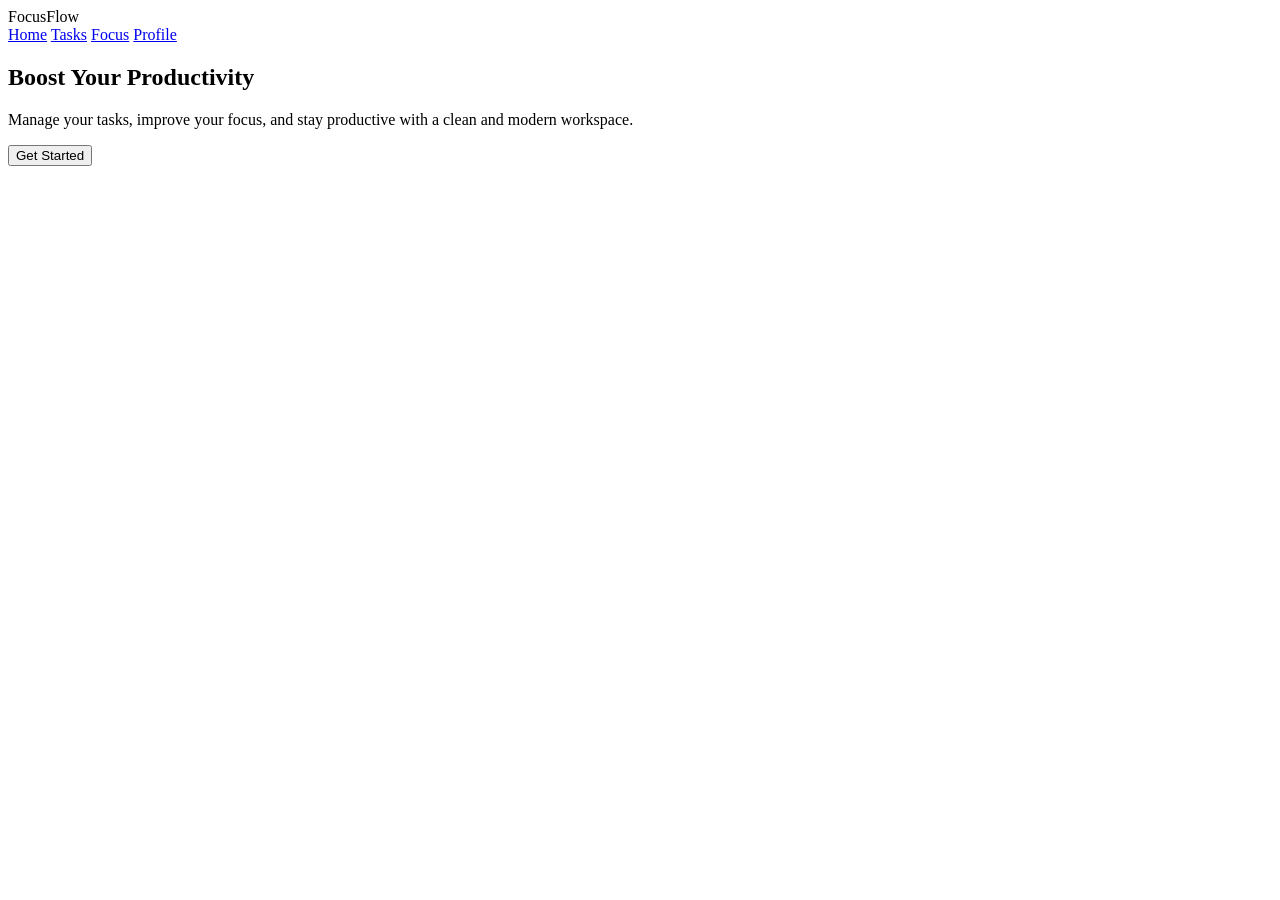
<file: src/main/resources/templates/index.html>
<!DOCTYPE html>
<html xmlns:th="http://www.thymeleaf.org">
<head>

<meta charset="UTF-8">
<title>FocusFlow</title>

<link rel="stylesheet" th:href="@{/css/style.css}">

</head>

<body>

<nav class="navbar">

<div class="logo">FocusFlow</div>

<div class="nav-links">
<a href="/">Home</a>
<a href="/tasks">Tasks</a>
<a href="/focus">Focus</a>
<a href="/profile">Profile</a>
</div>

</nav>

<section class="hero">

<h1>Boost Your Productivity</h1>

<p>
Manage your tasks, improve your focus,
and stay productive with a clean and modern workspace.
</p>

<a href="/tasks">
<button class="btn-main">
Get Started
</button>
</a>

</section>

</body>
</html>
</file>
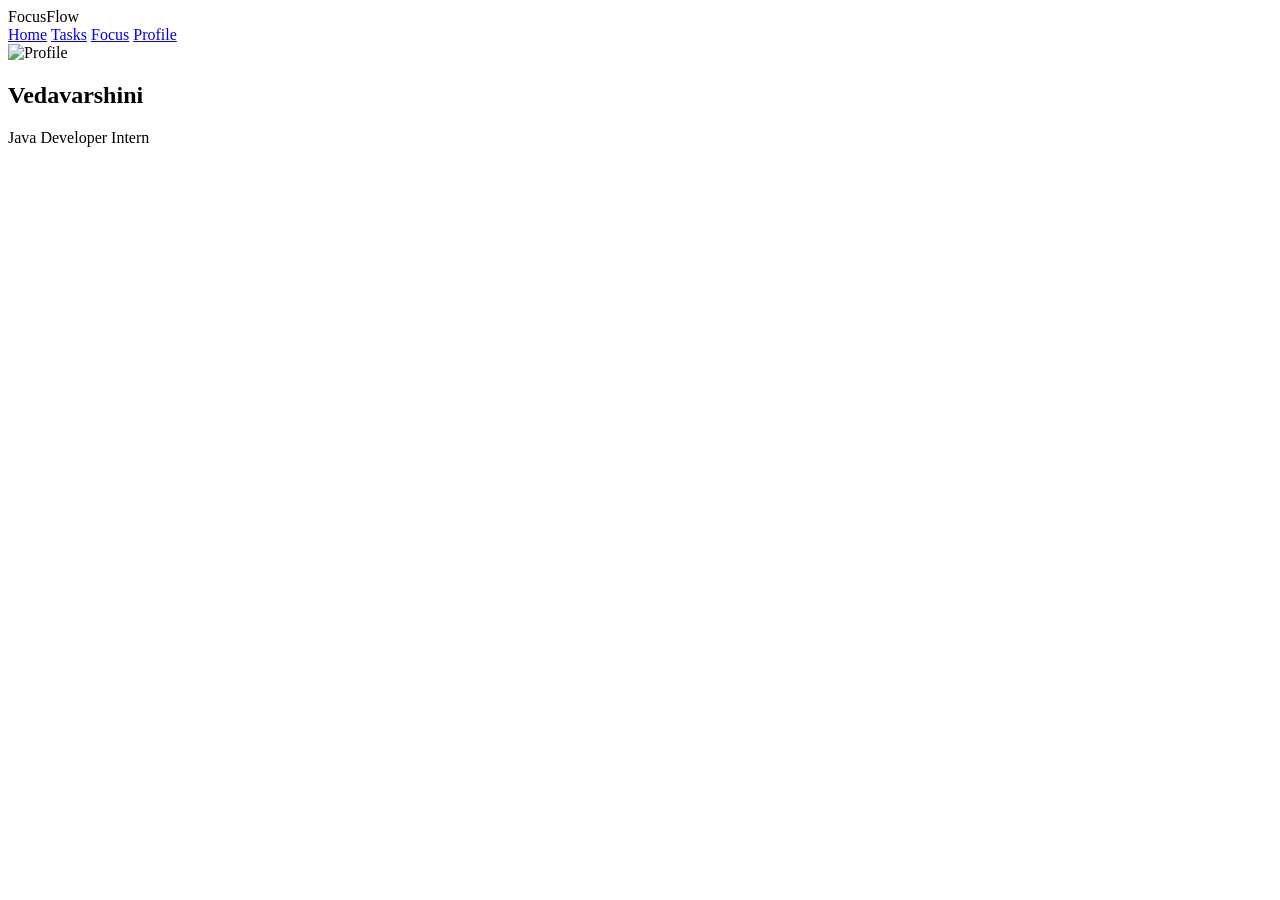
<file: src/main/resources/templates/profile.html>
<!DOCTYPE html>
<html xmlns:th="http://www.thymeleaf.org">

<head>

<meta charset="UTF-8">
<title>Profile</title>

<link rel="stylesheet" th:href="@{/css/style.css}">

</head>

<body>

<nav class="navbar">

<div class="logo">FocusFlow</div>

<div class="nav-links">
<a href="/">Home</a>
<a href="/tasks">Tasks</a>
<a href="/focus">Focus</a>
<a href="/profile">Profile</a>
</div>

</nav>

<div class="profile-box">

<img th:src="@{/images/IMG_0706.JPG}" alt="Profile">

<h2>Vedavarshini</h2>

<p>Java Developer Intern</p>

<div class="stats">



</div>

</div>

</body>
</html>
</file>
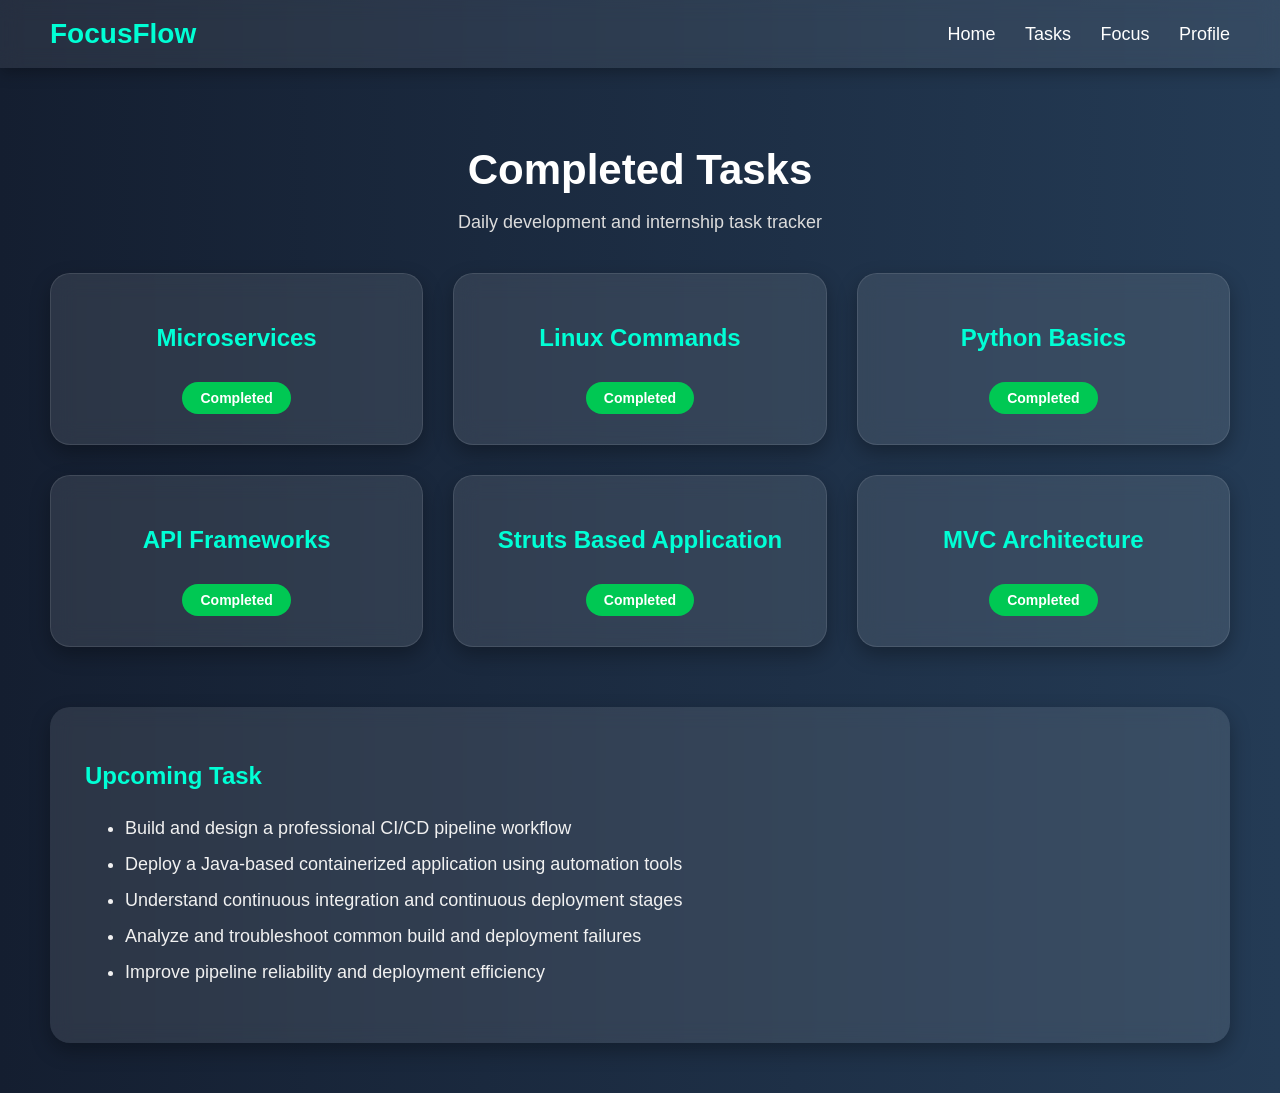
<file: src/main/resources/templates/tasks.html>
<!DOCTYPE html>
<html xmlns:th="http://www.thymeleaf.org">

<head>
<meta charset="UTF-8">
<title>Tasks</title>

<link rel="stylesheet" th:href="@{/css/style.css}">

<style>

body{
    margin:0;
    font-family:Arial, sans-serif;
    background:linear-gradient(to right,#141e30,#243b55);
    color:white;
}

.navbar{
    display:flex;
    justify-content:space-between;
    align-items:center;
    padding:18px 50px;
    background:rgba(255,255,255,0.08);
    backdrop-filter:blur(10px);
    box-shadow:0 4px 15px rgba(0,0,0,0.3);
}

.logo{
    font-size:28px;
    font-weight:bold;
    color:#00ffd5;
}

.nav-links a{
    color:white;
    text-decoration:none;
    margin-left:25px;
    font-size:18px;
    transition:0.3s;
}

.nav-links a:hover{
    color:#00ffd5;
}

.container{
    padding:50px;
}

.page-title{
    text-align:center;
    font-size:42px;
    margin-bottom:10px;
}

.subtitle{
    text-align:center;
    color:#dcdcdc;
    margin-bottom:40px;
    font-size:18px;
}

.card-grid{
    display:grid;
    grid-template-columns:repeat(auto-fit,minmax(280px,1fr));
    gap:30px;
}

.card{
    background:rgba(255,255,255,0.1);
    padding:30px;
    border-radius:20px;
    backdrop-filter:blur(12px);
    transition:0.4s;
    box-shadow:0 8px 20px rgba(0,0,0,0.3);
    border:1px solid rgba(255,255,255,0.1);
    text-align:center;
}

.card:hover{
    transform:translateY(-10px) scale(1.02);
    box-shadow:0 10px 30px rgba(0,255,213,0.3);
}

.card h2{
    color:#00ffd5;
    margin-bottom:20px;
}

.status{
    display:inline-block;
    margin-top:10px;
    padding:8px 18px;
    border-radius:30px;
    font-size:14px;
    font-weight:bold;
    background:#00c853;
}

.upcoming-box{
    margin-top:60px;
    background:rgba(255,255,255,0.1);
    padding:35px;
    border-radius:20px;
    backdrop-filter:blur(10px);
    box-shadow:0 8px 20px rgba(0,0,0,0.3);
}

.upcoming-box h2{
    color:#00ffd5;
    margin-bottom:20px;
}

.assignment{
    line-height:2;
    font-size:18px;
    color:#f1f1f1;
}

.highlight{
    color:#00ffd5;
    font-weight:bold;
}

</style>

</head>

<body>

<nav class="navbar">

<div class="logo">FocusFlow</div>

<div class="nav-links">
<a href="/">Home</a>
<a href="/tasks">Tasks</a>
<a href="/focus">Focus</a>
<a href="/profile">Profile</a>
</div>

</nav>

<div class="container">

<h1 class="page-title">Completed Tasks</h1>

<p class="subtitle">
Daily development and internship task tracker
</p>

<div class="card-grid">

<div class="card">
<h2>Microservices</h2>
<span class="status">Completed</span>
</div>

<div class="card">
<h2>Linux Commands</h2>
<span class="status">Completed</span>
</div>

<div class="card">
<h2>Python Basics</h2>
<span class="status">Completed</span>
</div>

<div class="card">
<h2>API Frameworks</h2>
<span class="status">Completed</span>
</div>

<div class="card">
<h2>Struts Based Application</h2>
<span class="status">Completed</span>
</div>

<div class="card">
<h2>MVC Architecture</h2>
<span class="status">Completed</span>
</div>

</div>

<div class="upcoming-box">

<h2>Upcoming Task</h2>

<div class="assignment">

<ul>
<li>Build and design a professional CI/CD pipeline workflow</li>

<li>Deploy a Java-based containerized application using automation tools</li>

<li>Understand continuous integration and continuous deployment stages</li>

<li>Analyze and troubleshoot common build and deployment failures</li>

<li>Improve pipeline reliability and deployment efficiency</li>
</ul>

</div>

</div>

</div>

</div>

</body>
</html>
</file>
